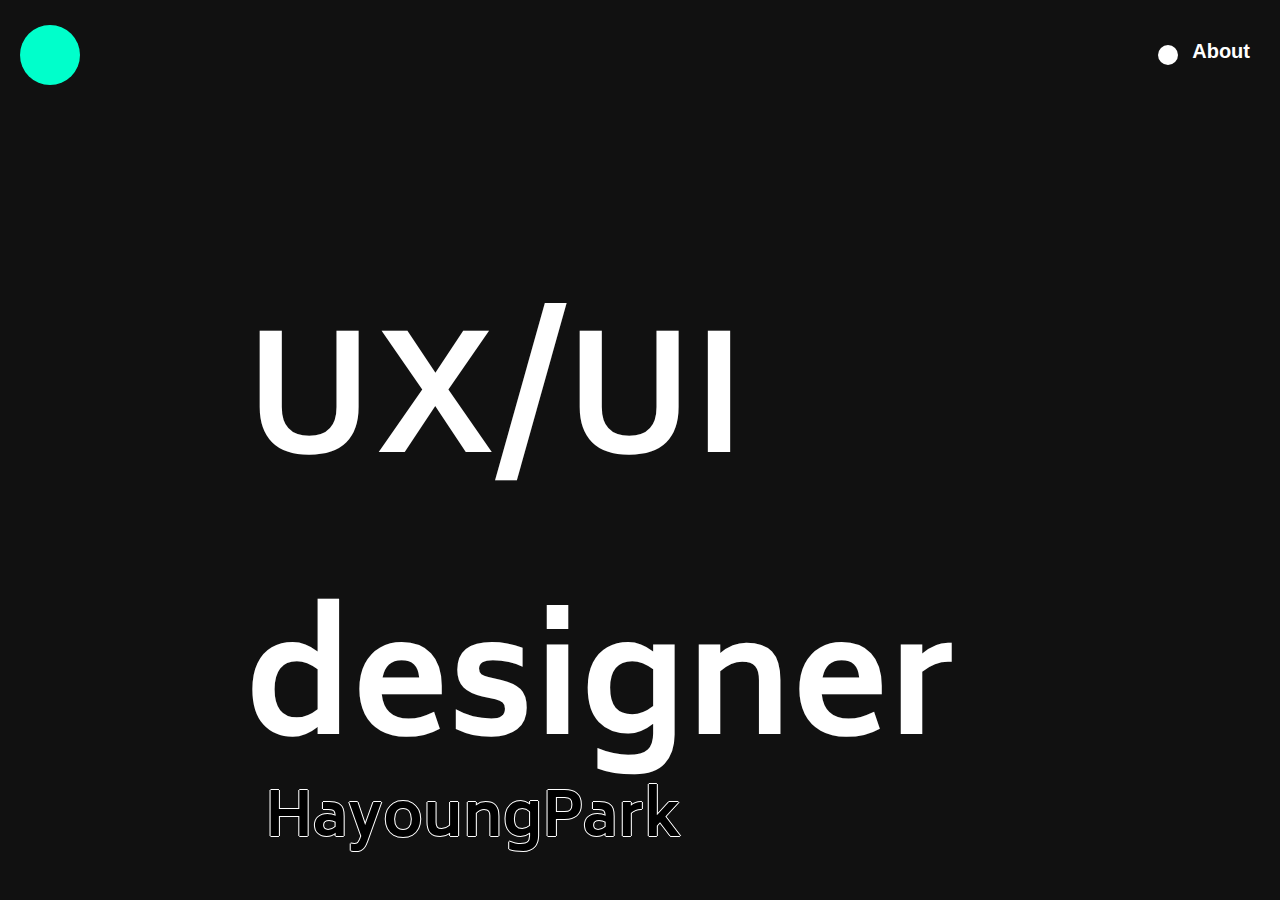
<file: index.html>
<!DOCTYPE html>
<html lang="en">
	<head>
		<meta charset="UTF-8">
		<title>HaYoung Park</title>
		<link rel="stylesheet" type="text/css" href="index.css">
		<link href="https://fonts.googleapis.com/css?family=Biryani:900&display=swap" rel="stylesheet">
		<link href="https://fonts.googleapis.com/css?family=Playfair+Display&display=swap" rel="stylesheet">
	</head>

	<body>
		<div class="navi">
			<a href="index.html"><span class="dot1"></span></a>
			<a class="menu" href="about.html"><p>About</p><span class="dot2"></a>
		</div>
		<div class="back"></div>
		<div class="clearfix"></div>
		<div class="horizontal-scroll-wrapper squares">
		  <div class="col-0">item 0</div>
		  <div class="col-1"><link href="https://fonts.googleapis.com/css?family=Playfair+Display&display=swap" rel="stylesheet">
		  	<h1>UX/UI designer</h1>
		  	<h2>HayoungPark</h2>
		  </div>
		  <div class="col-2"></div>
		  <div class="col-2"></div>
		
		  <div class="col-3">
			<a href="ship.html"><img src="img/교차 1.png" width="480">
				<p class="mid-name">The ocean sign applcation</p><p class="name">Partner SHIP</p></a>
		  </div>
		  <div class="col-4"><a href="foofil.html"><img src="img/교차 2.png" width="480">
				<p class="mid-name">Food Filter applcation</p><p class="name">FOO-Fil</p></a>
		  </div>
		  <div class="col-5"><a href="kreme.html"><img src="img/교차 3.png" width="480">
				<p class="mid-name">Viral Marketing</p><p class="name">KrisptKreme</p></a>
		  </div>
		  <div class="col-6"><a href="wing.html"><img src="img/교차 4.png" width="480">
				<p class="mid-name">Detachable wearable I.V. Pole</p><p class="name">IV WING</p></a>
		  </div>
		</div>


</html>
</file>
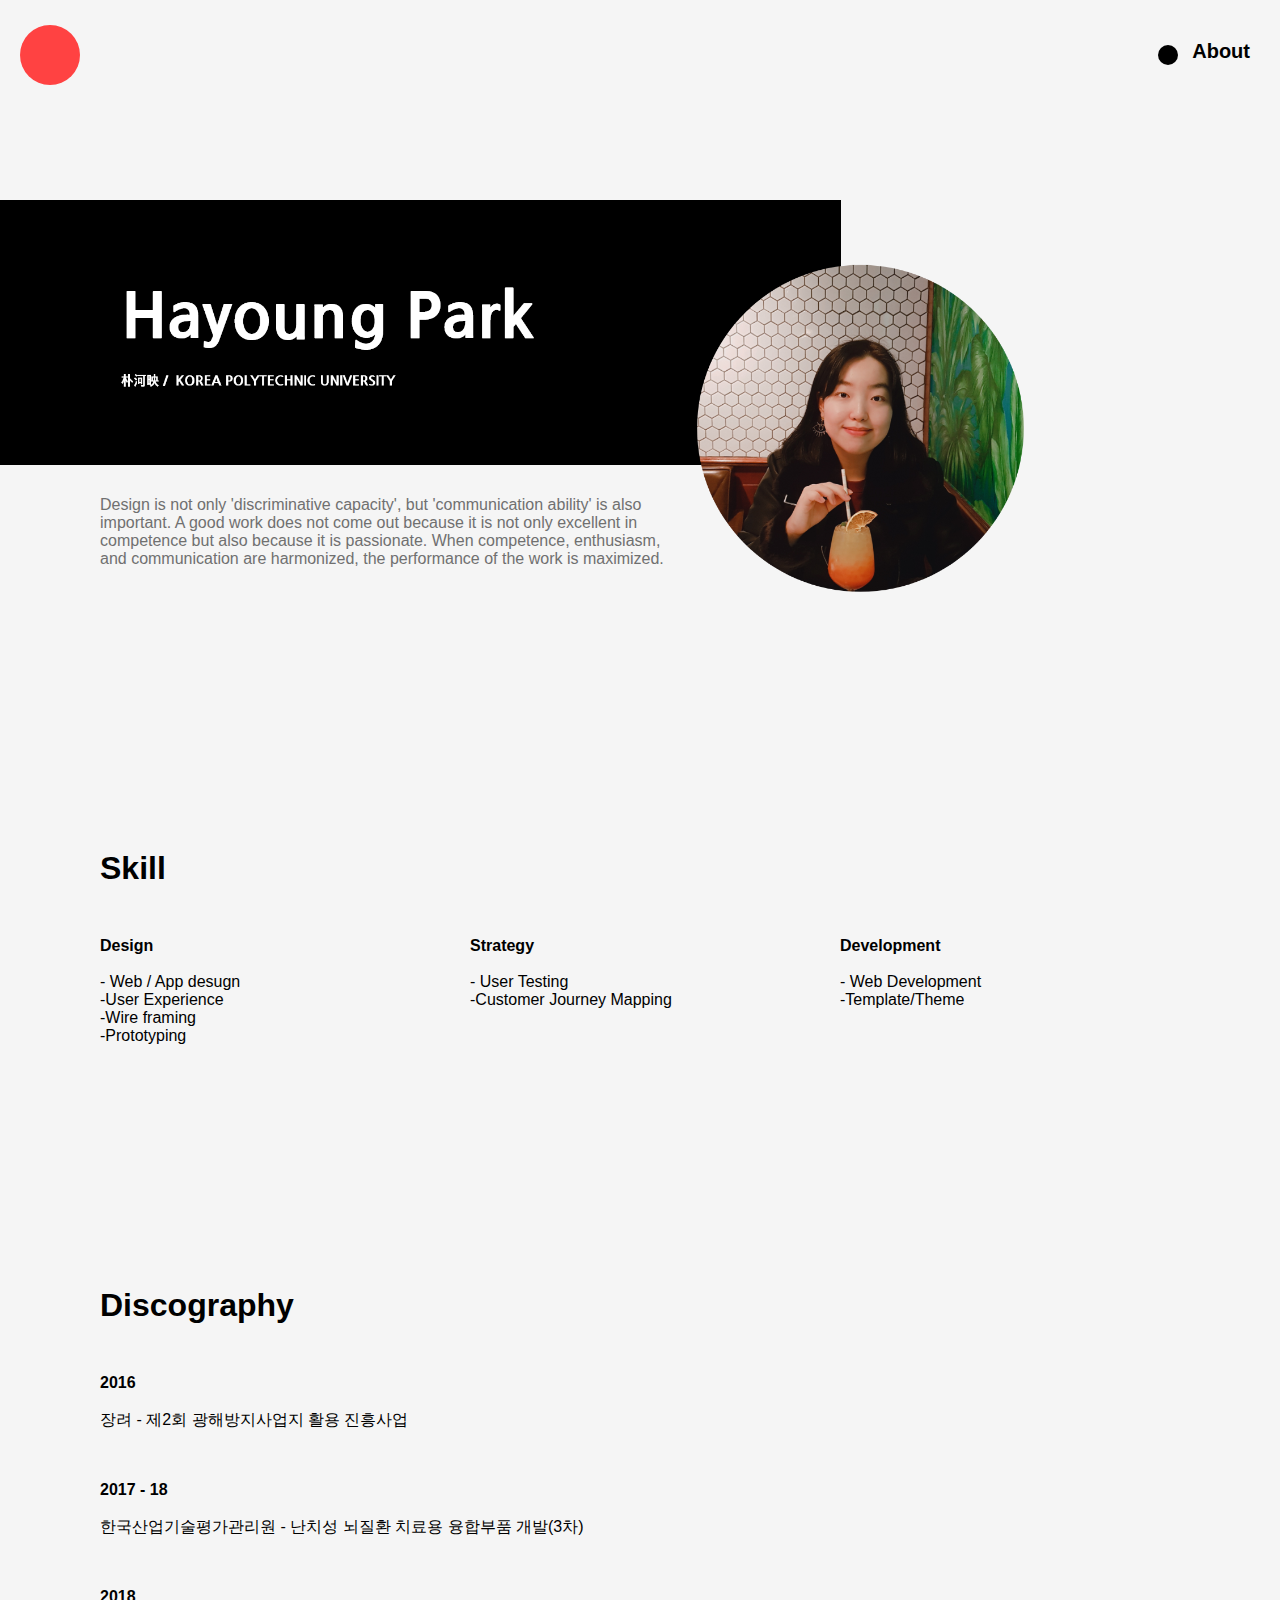
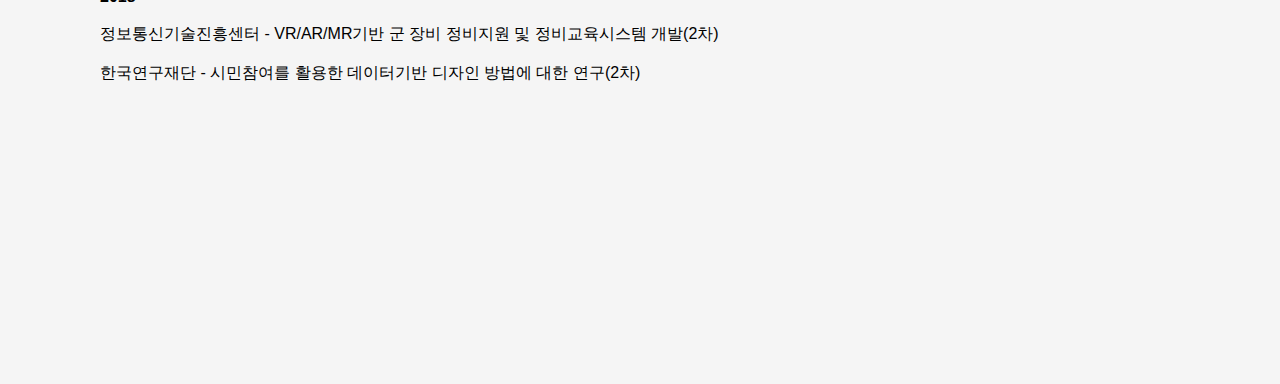
<file: about.html>
<!DOCTYPE html>
<html lang="en">
<head>
	<meta charset="UTF-8">
	<title>HaYoung Park</title>
	<link rel="stylesheet" type="text/css" href="about.css">
	<link href="https://fonts.googleapis.com/css?family=Biryani:900&display=swap" rel="stylesheet">
		<link href="https://fonts.googleapis.com/css?family=Playfair+Display&display=swap" rel="stylesheet">
</head>
<body>
	<div class="navi">
			<a href="index.html"><span class="dot1"></span></a>
			<a class="menu" href="about.html"><p>About</p><span class="dot2"></a>
	</div>
	<div class="clearfix"></div>

	<div class="header">
		<img class="img" src="img/그룹 31.png">
		<p class="p">Design is not only 'discriminative capacity', but 'communication ability' is also important. A good work does not come out because it is not only excellent in competence but also because it is passionate. When competence, enthusiasm, and communication are harmonized, the performance of the work is maximized.</p>
	</div>

	
		<p class="skill">Skill</p>
		<div class="col">
			<b>Design</b><br><br>
			- Web / App desugn<br>
			-User Experience<br>
			-Wire framing<br>
			-Prototyping
		</div>
		<div class="col">
			<b>Strategy</b><br><br>
			- User Testing<br>
			-Customer Journey Mapping
		</div>
		<div class="col">
			<b>Development</b><br><br>
			- Web Development<br>
			-Template/Theme
		</div>
		
		<div class="b"></div>
		<p class="skill">Discography</p>
		<p class="f"><b>2016</b><br><br>장려 - 제2회 광해방지사업지 활용 진흥사업</p>
		<p class="f"><b>2017 - 18</b><br><br>한국산업기술평가관리원 - 난치성 뇌질환 치료용 융합부품 개발(3차)</p>
		<p class="f"><b>2018</b><br><br>정보통신기술진흥센터 - VR/AR/MR기반 군 장비 정비지원 및 정비교육시스템 개발(2차) <br><br>한국연구재단 - 시민참여를 활용한 데이터기반 디자인 방법에 대한 연구(2차) </p>
		<div class="b"></div>
</body>
</html>
</file>
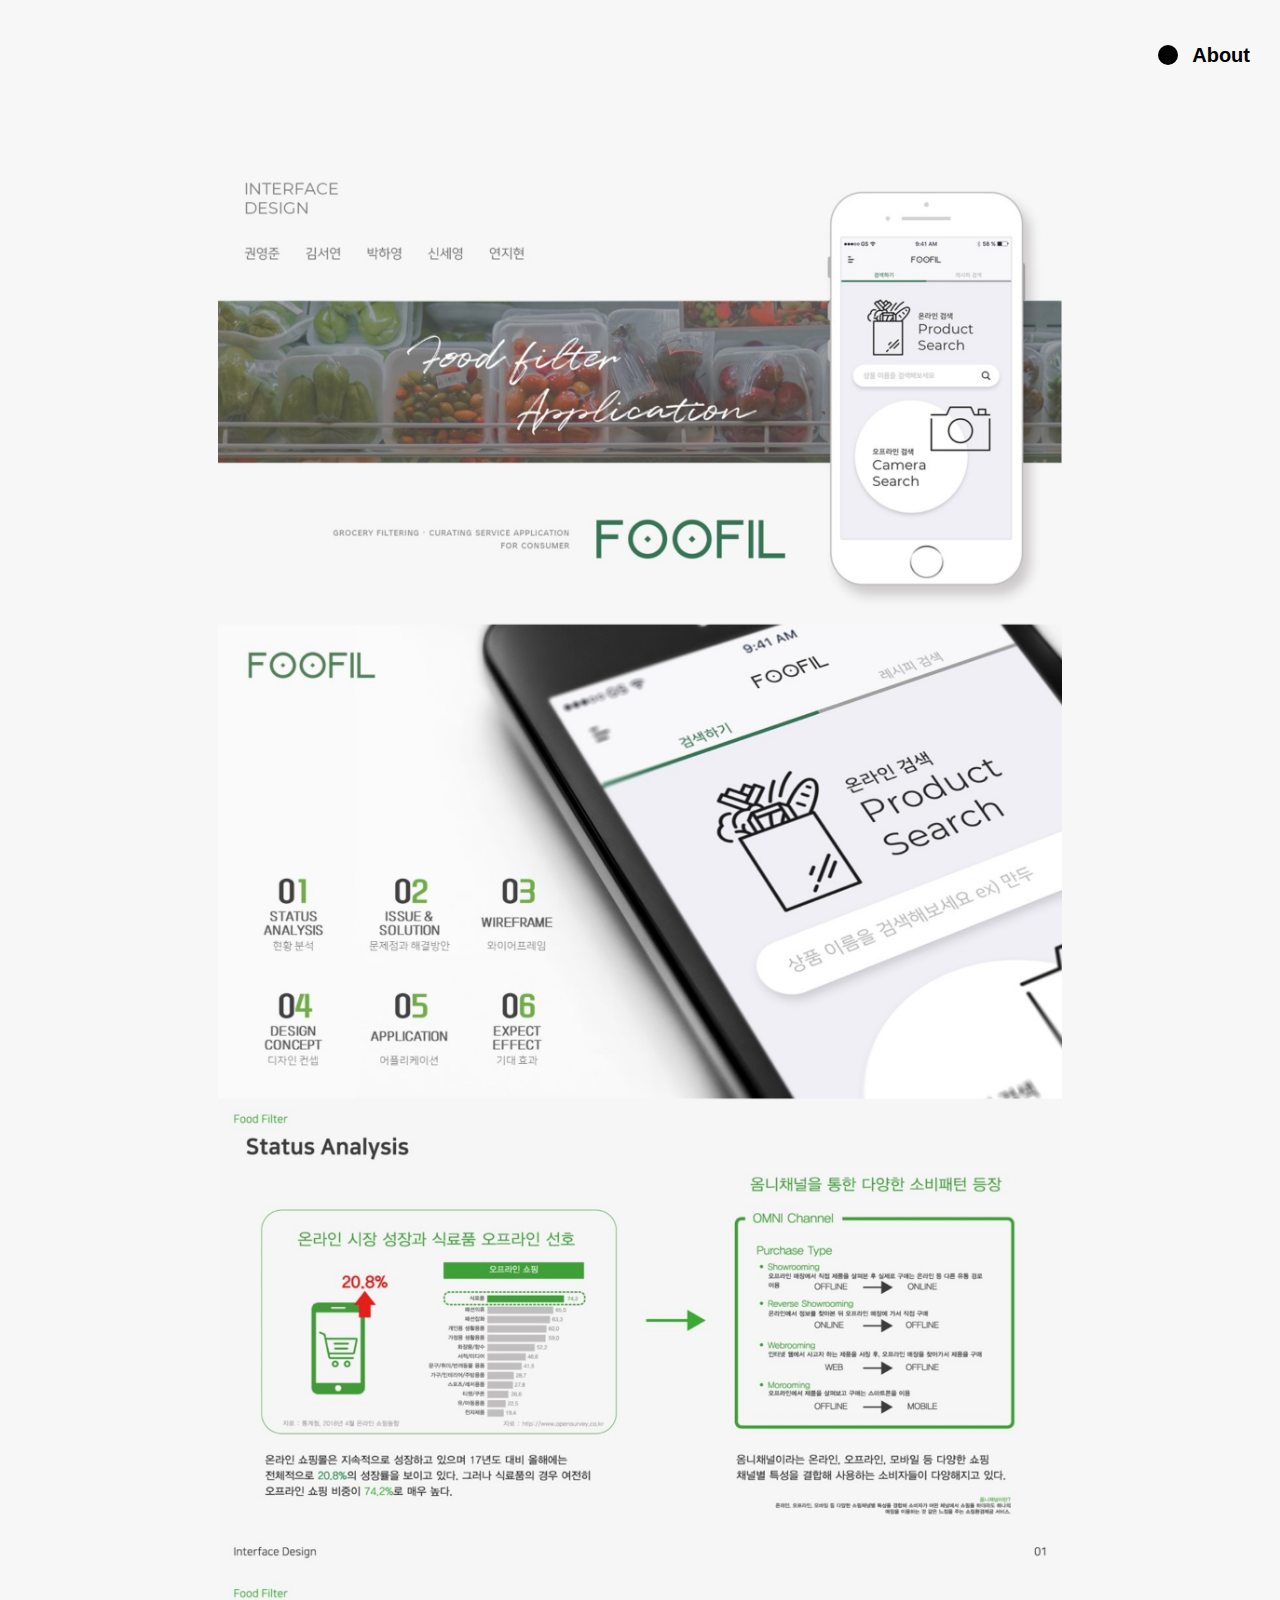
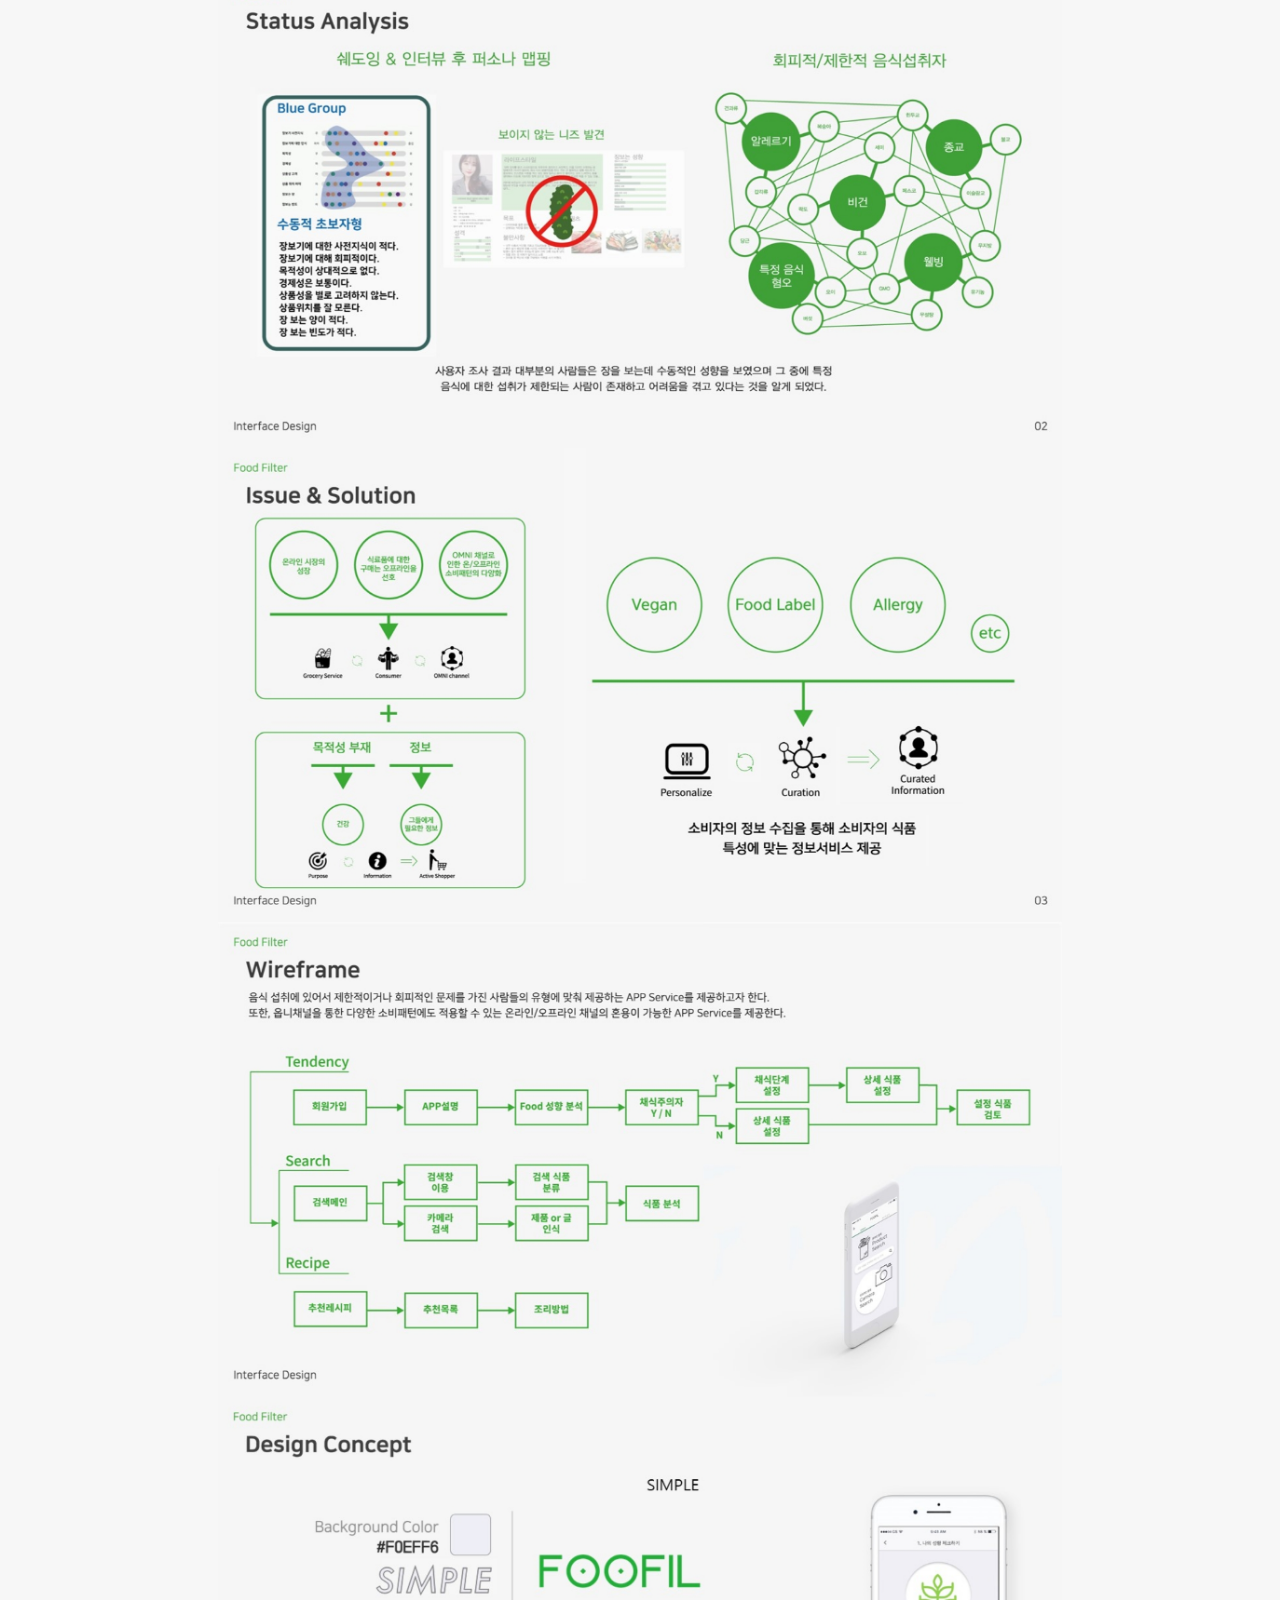
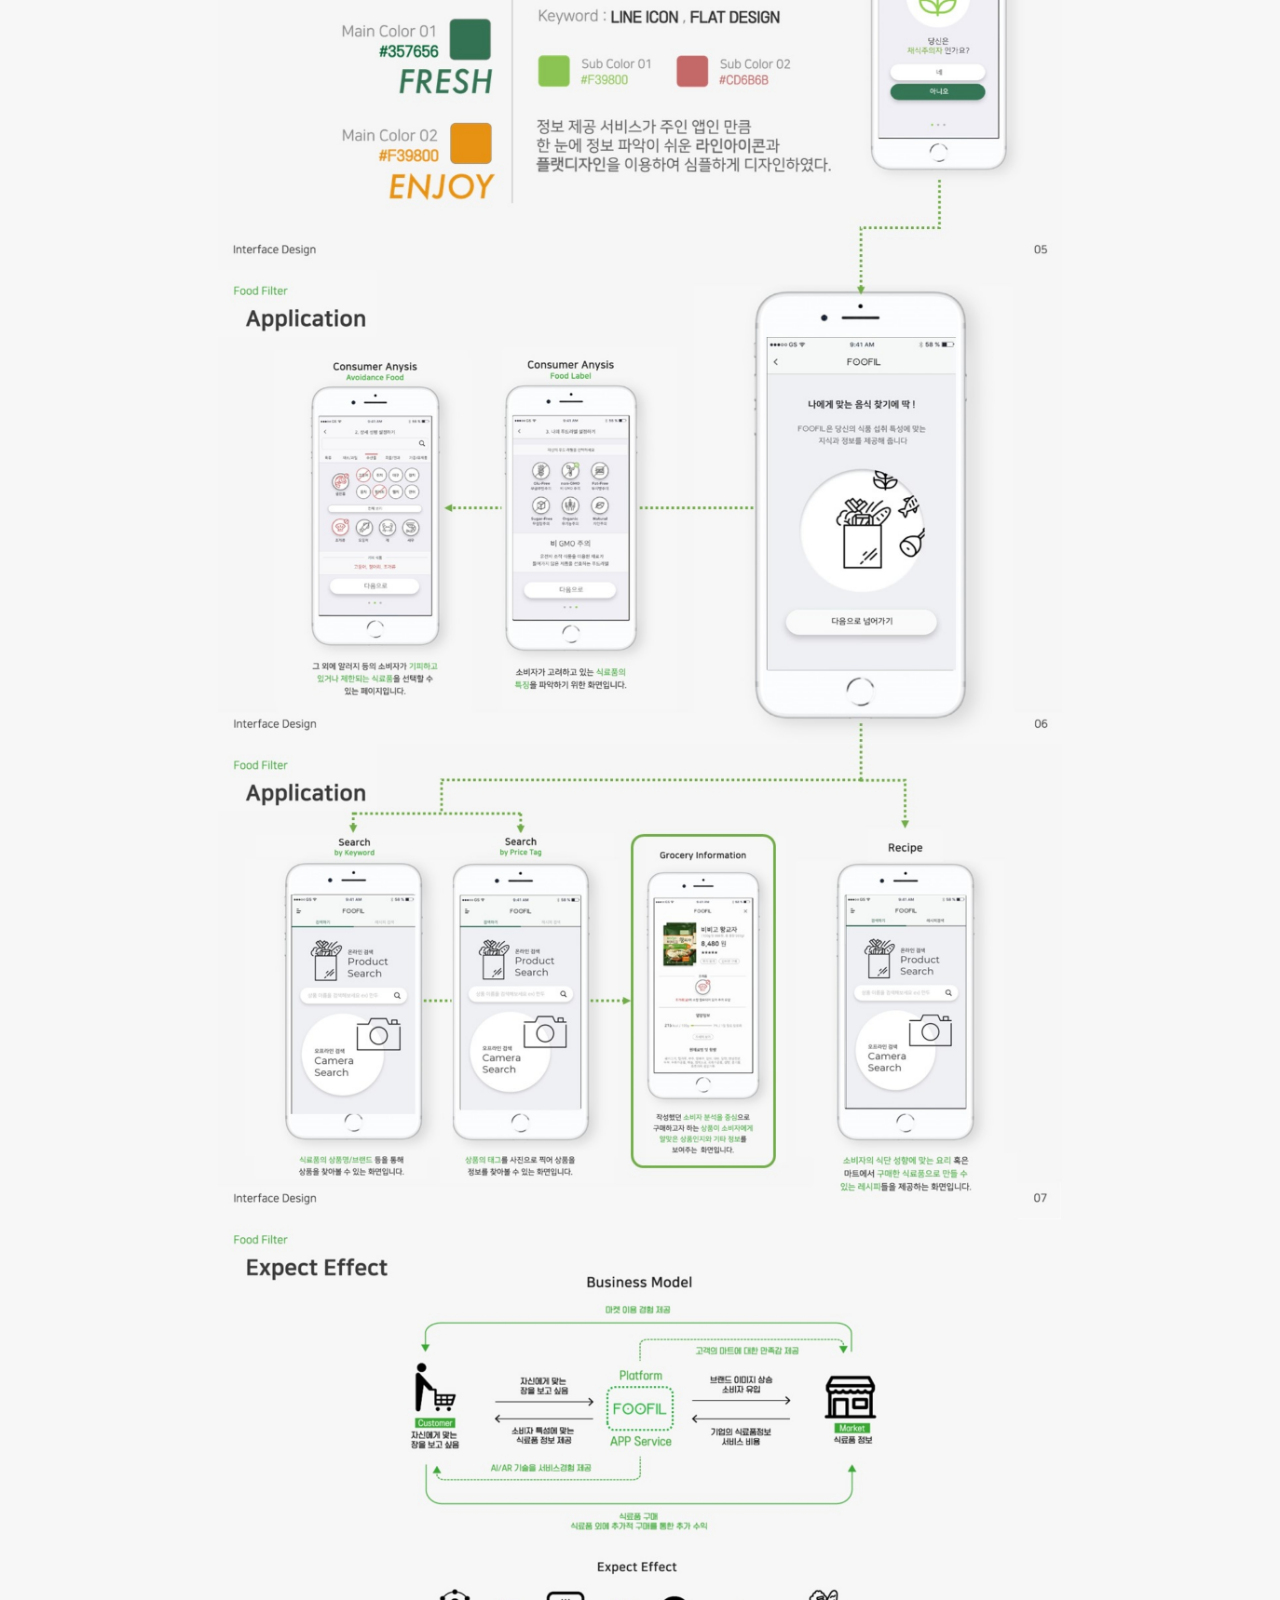
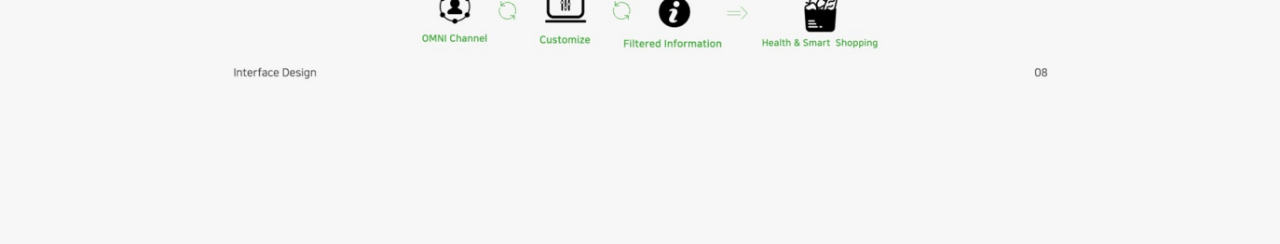
<file: foofil.html>
<!DOCTYPE html>
<html lang="en">
<head>
	<meta charset="UTF-8">
	<title>HaYoung Park</title>
	<link rel="stylesheet" type="text/css" href="foofil.css">
	<link rel="stylesheet" href="https://stackpath.bootstrapcdn.com/bootstrap/4.3.1/css/bootstrap.min.css" integrity="sha384-ggOyR0iXCbMQv3Xipma34MD+dH/1fQ784/j6cY/iJTQUOhcWr7x9JvoRxT2MZw1T" crossorigin="anonymous">
	<link href="https://fonts.googleapis.com/css?family=Biryani:900&display=swap" rel="stylesheet">
		<link href="https://fonts.googleapis.com/css?family=Playfair+Display&display=swap" rel="stylesheet">
</head>
<body>

	<div class="navi">
			<a href="index.html"><span class="dot1"></span></a>
			<a class="menu" href="about.html"><p>About</p><span class="dot2"></a>
		</div>
		<div class="clearfix"></div>

	<div class="row">
		<div class="col-2"></div>
		<div class="col-8">
			<img src="foofil/그룹 21.jpg" width="100%">
		</div>
		<div class="col-2"></div>
	</div>





	<!-- 바디태그의 맨 아래쪽에 위치해야 함 --><!-- 부트스트랩 링크 -->
	<script src="https://code.jquery.com/jquery-3.3.1.slim.min.js" integrity="sha384-q8i/X+965DzO0rT7abK41JStQIAqVgRVzpbzo5smXKp4YfRvH+8abtTE1Pi6jizo" crossorigin="anonymous"></script>
	<script src="https://cdnjs.cloudflare.com/ajax/libs/popper.js/1.14.7/umd/popper.min.js" integrity="sha384-UO2eT0CpHqdSJQ6hJty5KVphtPhzWj9WO1clHTMGa3JDZwrnQq4sF86dIHNDz0W1" crossorigin="anonymous"></script>
	<script src="https://stackpath.bootstrapcdn.com/bootstrap/4.3.1/js/bootstrap.min.js" integrity="sha384-JjSmVgyd0p3pXB1rRibZUAYoIIy6OrQ6VrjIEaFf/nJGzIxFDsf4x0xIM+B07jRM" crossorigin="anonymous"></script>
</body>
</html>
</file>
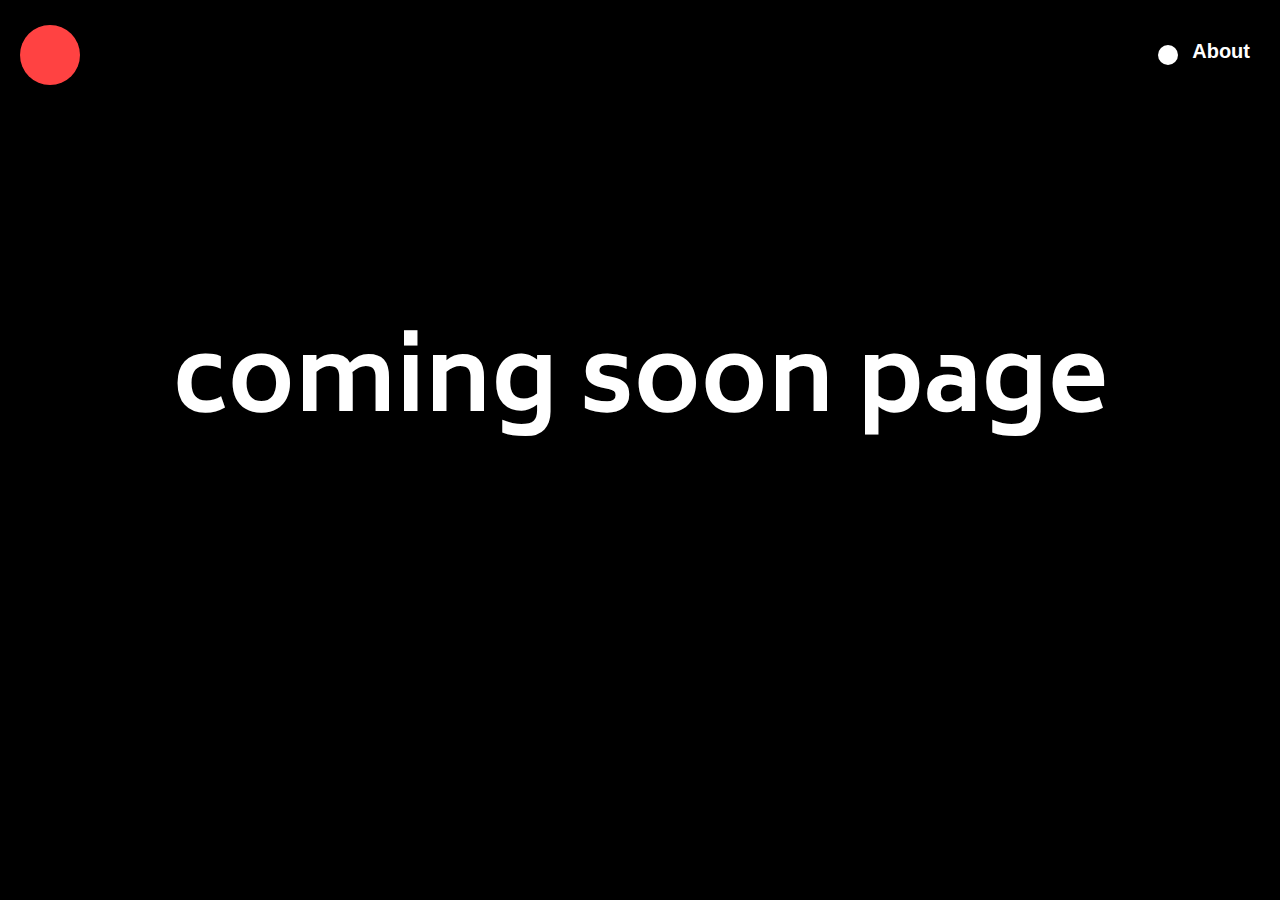
<file: wing.html>
<!DOCTYPE html>
<html>
<head>
	<title>HaYoung Park</title>
	
	<link href="https://fonts.googleapis.com/css?family=Biryani:900&display=swap" rel="stylesheet">
		<link href="https://fonts.googleapis.com/css?family=Playfair+Display&display=swap" rel="stylesheet">
	<style type="text/css">
		*{
		box-sizing: border-box;
		margin: 0px;
		font-family: 'Nanum Gothic', sans-serif;
		background-color: black;

		}

		.navi{
			height: 100px;
			background-color: black;
			width: 100%;
			position: fixed;
			z-index: 2;
		    transition: top 0.3s; /* Transition effect when sliding down (and up) */


		}




		.navi .dot1{
			float: left;
			height: 60px;
			width: 60px;
			background-color: #FF4242;
			border-radius: 50%;
			display: inline-block;
			margin-left: 20px;
			margin-top: 25px;
			float: left;
		}
		.dot1:hover{
				height: 70px;
				width: 70px;
				margin-left: 15px;
				margin-top: 20px;
				background-color: F47F7F;

			}
		.navi .dot2{
			float: right;
			height: 20px;
			width: 20px;
			background-color: white;
			border-radius: 50%;
			display: inline-block;
			position: relative;
			top: 5px;
			right: 14px;
			
			float: left;
		}

		.navi a p{
			color: white;
			text-decoration: none;
			font-size: 20px;
			font-weight: bold;
			float: right;
			padding-right: 15px;

		}
		.navi .menu{
			float: right;
			/*height: 32px;*/
			margin-right: 15px;
			margin-top: 40px;

		}

		.clearfix{
			clear: both;
		}
		

		

		h1{
			color: white;
			font-family: 'Biryani', sans-serif;
			font-size: 100px;
			text-align: center;
			padding-top: 300px;

		}
	</style>
</head>
<body>
	<div class="navi">
			<a href="index.html"><span class="dot1"></span></a>
			<a class="menu" href="about.html"><p>About</p><span class="dot2"></a>
	</div>
	<div class="clearfix"></div>
	
	<h1>coming soon page</h1>

</body>
</html>
</file>
<file: index.css>
*{
	box-sizing: border-box;
	margin: 0px;
	font-family: 'Nanum Gothic', sans-serif;
}

.navi{

	height: 100px;
	/*background-color: red;*/
}

.navi .dot1{
	float: left;
	height: 60px;
	width: 60px;
	background-color: #00FFCB;
	border-radius: 50%;
	display: inline-block;
	margin-left: 20px;
	margin-top: 25px;
	float: left;
}
.dot1:hover{
	height: 70px;
	width: 70px;
	margin-left: 15px;
	margin-top: 20px;
	background-color: ABFFEB;
	
}

.navi .dot2{
	float: right;
	height: 20px;
	width: 20px;
	background-color: white;
	border-radius: 50%;
	display: inline-block;
	position: relative;
	top: 5px;
	right: 14px;
	
	float: left;
}

.navi a p{
	color: white;
	text-decoration: none;
	font-size: 20px;
	font-weight: bold;
	float: right;
	padding-right: 15px;

}

.navi .menu{
	float: right;
	/*height: 32px;*/
	margin-right: 15px;
	margin-top: 40px;

}


.clearfix{
	clear: both;
}
.back{
 height: 100px;
}


::-webkit-scrollbar{width:2px;height:2px;}
::-webkit-scrollbar-button{width:2px;height:2px;}

div{
  box-sizing:border-box;
}

body {
  background: #111;
  height: 800px;
}

.horizontal-scroll-wrapper{
  /*position:absolute;*/

  display:block;
  top: 0;
  left: 10px;
  width: 650px;
  max-height: 2015px;
  margin: 10px;
  margin-left: -570px;
  background:/*#abc;*/block;
  overflow-y:auto;
  overflow-x:hidden;
  transform:rotate(-90deg) translateY(-80px);
  transform-origin:right top;
}
.horizontal-scroll-wrapper > div{
  display:block;
  padding:5px;
  /*background:#cab;*/

  transform:rotate(90deg);
  transform-origin: right top;
}

.squares{
  padding:0 0 0 0;
}

.squares > div{
  width:630px;
  height:630px;
  margin:10px;
}



.col-1 h1{
	margin-top: 50px;
	margin-left: 220px;
	margin-bottom: 0px;
	font-size: 160px;
	font-family: 'Biryani', sans-serif;
	color: white;
}

.col-1 h2{
	margin-top: -70px;
	margin-left: 240px;
	font-size: 60px;
	font-family: 'Biryani', sans-serif;
	text-shadow: -1px 0 white, 0 1px white, 1px 0 white, 0 -1px white;
}

/*col-3 내용 배 */

.col-3 a{
	color: white;
	text-decoration: none;
	
}

.col-3 img{
	padding-top: 30px;
	padding-left: 120px;
	
}

.col-3 .name{
	padding-left: 120px;
	font-size: 50px;
	font-weight: bold;
	position: relative;
	bottom: 230px;
	right: 80px;
}

.col-3 .mid-name{
	font-family: 'Playfair Display', serif;
	font-size: 14px;
	position: relative;
	left: 315px;
}

/*col-4 내용 채식주의 */

.col-4 a{
	color: white;
	text-decoration: none;
	
}

.col-4 img{
	padding-top: 200px;
	padding-left: 120px;
	
}

.col-4 .name{
	padding-left: 120px;
	font-size: 50px;
	font-weight: bold;
	position: relative;
	bottom: 230px;
	right: 80px;
}

.col-4 .mid-name{
	font-family: 'Playfair Display', serif;
	font-size: 14px;
	position: relative;
	left: 340px;
}

/*col-5 내용 크리스피크림 */

.col-5 a{
	color: white;
	text-decoration: none;
	
}

.col-5 img{
	padding-top: 100px;
	padding-left: 120px;
	
}

.col-5 .name{
	padding-left: 120px;
	font-size: 50px;
	font-weight: bold;
	position: relative;
	bottom: 230px;
	right: 80px;
}

.col-5 .mid-name{
	font-family: 'Playfair Display', serif;
	font-size: 14px;
	position: relative;
	left: 380px;
}

/*col-6 내용 졸작 */

.col-6 a{
	color: white;
	text-decoration: none;
	
}

.col-6 img{
	padding-top: 30px;
	padding-left: 120px;
	
}

.col-6 .name{
	padding-left: 120px;
	font-size: 50px;
	font-weight: bold;
	position: relative;
	bottom: 230px;
	right: 80px;
}

.col-6 .mid-name{
	font-family: 'Playfair Display', serif;
	font-size: 14px;
	position: relative;
	left: 295px;
}
</file>
<file: about.css>
*{
	box-sizing: border-box;
	margin: 0px;
	font-family: 'Nanum Gothic', sans-serif;
	background-color: #F5F5F5;

}


body{
	min-width: 1200px;
}

.navi{
	height: 100px;
	background-color: #F5F5F5;
	width: 100%;
	position: fixed;
	z-index: 4;

}




.navi .dot1{
	float: left;
	height: 60px;
	width: 60px;
	background-color: #FF4242;
	border-radius: 50%;
	display: inline-block;
	margin-left: 20px;
	margin-top: 25px;
	float: left;
}
.navi .dot2{
	float: right;
	height: 20px;
	width: 20px;
	background-color: black;
	border-radius: 50%;
	display: inline-block;
	position: relative;
	top: 5px;
	right: 14px;
	
	float: left;
}

.navi a p{
	color: black;
	text-decoration: none;
	font-size: 20px;
	font-weight: bold;
	float: right;
	padding-right: 15px;

}

.navi .menu{
	float: right;
	/*height: 32px;*/
	margin-right: 15px;
	margin-top: 40px;

}


.clearfix{
	clear: both;
	width: 100%;
	height: 150px;
	
}



.img{
	margin-top: 150px;
	width: 80%;
	z-index: 2;
	position: relative;
	bottom: 100px;
}

.p{
	width: 45%;
	font-style: 12px;
	position: relative;
	left: 100px;
	bottom: 200px;
	z-index: 3;
	text-align: left;
	color: #707070;
}
.header{
	height: 600px;
}
.skill{
	font-size: 32px;
	margin-left: 100px;
	text-align: left;
	font-weight: bold;
	margin-top: 100px;
	
}

.col{
	margin-left: 100px;
	float: left;
	width: 270px;
	height: 100px;
	
	margin-top: 50px;
}

.b{
	height: 300px;
}

.f{
	margin-left: 100px;
	margin-top: 50px;
}
</file>
<file: foofil.css>
*{
	box-sizing: border-box;
	margin: 0px;
	font-family: 'Nanum Gothic', sans-serif;

}

.navi{
	height: 100px;
	background-color: #F7F7F7;
	width: 100%;
	position: fixed;
	z-index: 2;

}

.navi .dot1{
	float: left;
	height: 60px;
	width: 60px;
	background-color: ABFFEB;
	border-radius: 50%;
	display: inline-block;
	margin-left: 20px;
	margin-top: 25px;
	float: left;
}

.dot1:hover{
	height: 70px;
	width: 70px;
	margin-left: 15px;
	margin-top: 20px;
	background-color: 98DB91;
	
}
.navi .dot2{
	float: right;
	height: 20px;
	width: 20px;
	background-color: black;
	border-radius: 50%;
	display: inline-block;
	position: relative;
	top: 5px;
	right: 14px;
	
	float: left;
}

.navi a p{
	color: black;
	text-decoration: none;
	font-size: 20px;
	font-weight: bold;
	float: right;
	padding-right: 15px;

}

.navi .menu{
	float: right;
	/*height: 32px;*/
	margin-right: 15px;
	margin-top: 40px;

}


.clearfix{
	clear: both;
}

.col-8{
	padding-top: 150px;
	background-color: #F7F7F7;
	padding-bottom: 150px;
}

.col-2{
	background-color: #F7F7F7;
}
</file>
